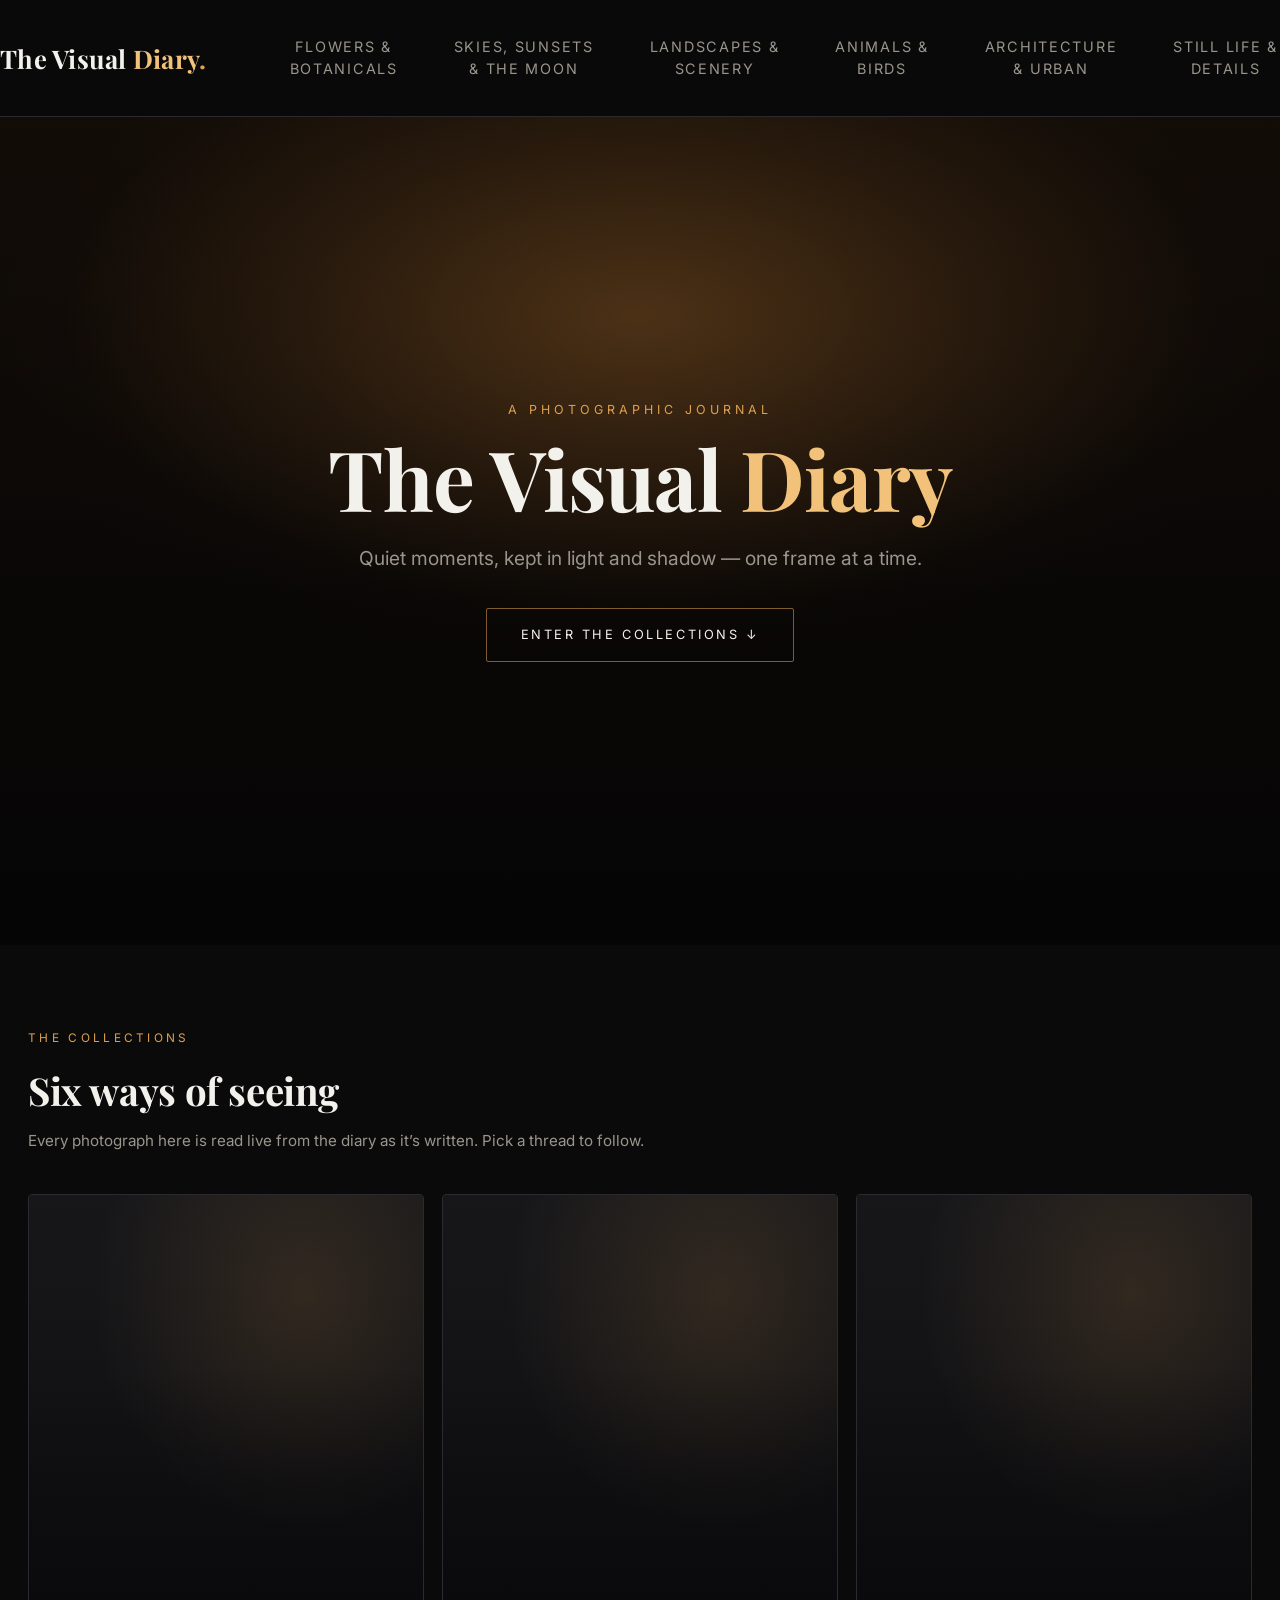
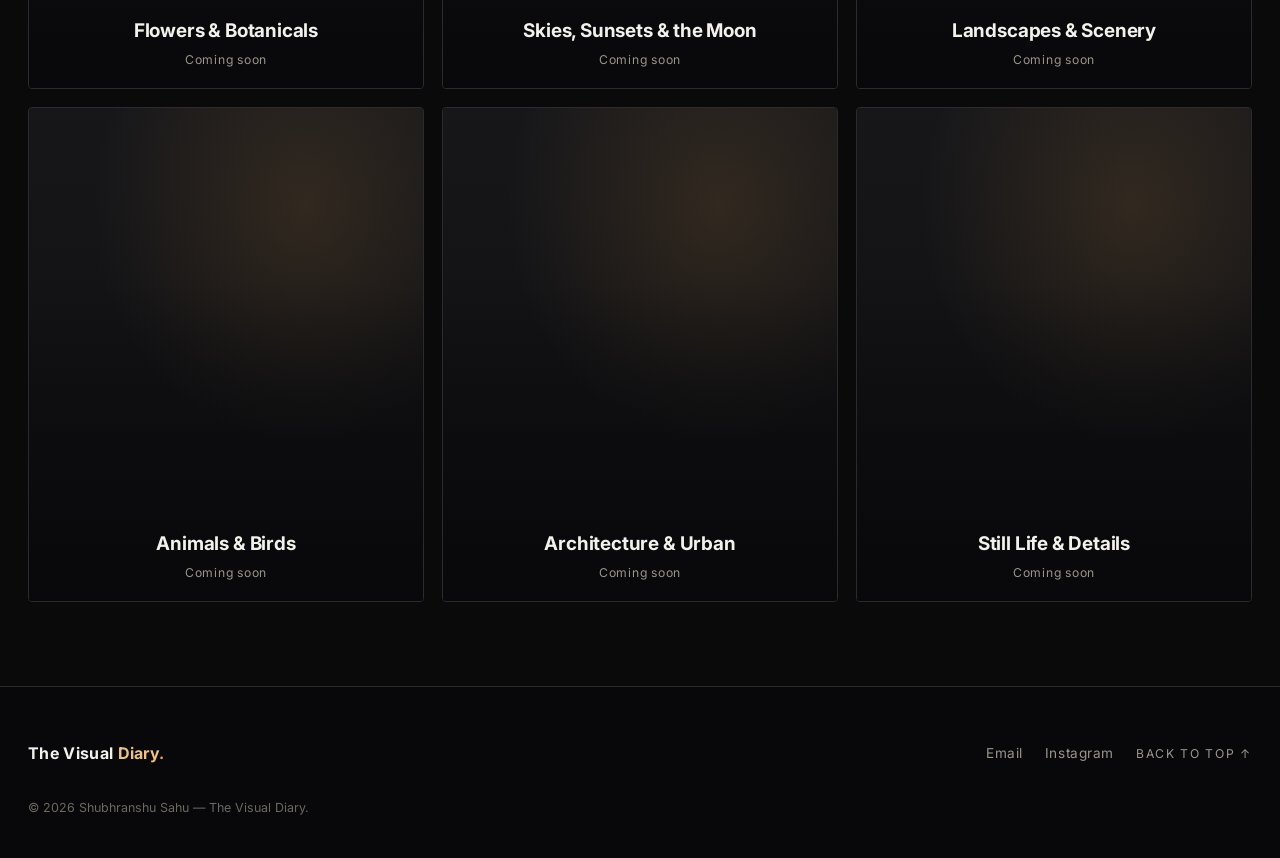
<file: index.html>
<!DOCTYPE html>
<html lang="en">
<head>
  <meta charset="UTF-8">
  <meta name="viewport" content="width=device-width, initial-scale=1">
  <title>The Visual Diary — A photographic journal</title>
  <meta name="description" content="The Visual Diary — a moody, cinematic photographic journal by Shubhranshu Sahu. Flowers, skies, landscapes, animals, architecture and quiet details.">
  <!-- Open Graph -->
  <meta property="og:title" content="The Visual Diary — A Photographic Journal">
  <meta property="og:description" content="A moody, cinematic photographic journal by Shubhranshu Sahu. Built with HTML, CSS, JavaScript and Google Sheets as a live CMS.">
  <meta property="og:image" content="https://shubhranshu248.github.io/og-cover.jpg">
  <meta property="og:url" content="https://shubhranshu248.github.io">
  <meta property="og:type" content="website">
  <meta name="twitter:card" content="summary_large_image">
  <link rel="preconnect" href="https://fonts.googleapis.com">
  <link rel="preconnect" href="https://fonts.gstatic.com" crossorigin>
  <link href="https://fonts.googleapis.com/css2?family=Cormorant+Garamond:ital,wght@0,500;0,600;1,500;1,600&family=Inter:wght@400;500;600;700;800&family=Playfair+Display:wght@500;600;700;800&display=swap" rel="stylesheet">
  <link rel="stylesheet" href="style.css">
</head>
<body data-page="home">

  <header class="site-header">
    <div class="wrap">
      <a class="brand" href="index.html">The Visual <span class="word-diary">Diary</span><span class="dot">.</span></a>
      <button class="nav-toggle" aria-label="Menu">&#9776;</button>
            <nav class="nav" id="primaryNav">
        <a href="flowers-botanicals.html">Flowers &amp;<br>Botanicals</a>
        <a href="skies-sunsets-the-moon.html">Skies, Sunsets<br>&amp; the Moon</a>
        <a href="landscapes-scenery.html">Landscapes &amp;<br>Scenery</a>
        <a href="animals-birds.html">Animals &amp;<br>Birds</a>
        <a href="architecture-urban.html">Architecture<br>&amp; Urban</a>
        <a href="still-life-details.html">Still Life &amp;<br>Details</a>
      </nav>
    </div>
  </header>

  <section class="hero">
    <div class="hero__fallback" id="heroFallback"></div>
    <div class="hero__img" id="heroImg"></div>
    <div class="hero__scrim"></div>
    <div class="hero__inner">
      <p class="hero__kicker">A photographic journal</p>
      <h1>The Visual <span class="word-diary">Diary</span></h1>
      <p class="tagline">Quiet moments, kept in light and shadow — one frame at a time.</p>
      <a class="hero__cta" href="#collections">Enter the collections &#8595;</a>
    </div>
    <div class="hero__credit" id="heroCredit"></div>
  </section>

  <main>
    <section class="section" id="collections">
      <div class="wrap">
        <div class="section-head">
          <div>
            <p class="eyebrow">The collections</p>
            <h2>Six ways of seeing</h2>
            <p class="sub">Every photograph here is read live from the diary as it’s written. Pick a thread to follow.</p>
          </div>
        </div>
        <div class="cat-grid" id="catGrid">
          <!-- category cards injected by script.js -->
        </div>
      </div>
    </section>
  </main>

  <footer class="site-footer">
    <div class="wrap">
      <div class="footer-brand">The Visual <span class="word-diary">Diary</span><span class="dot">.</span></div>
      <div class="footer-links">
        <a href="mailto:shubhranshu.248@gmail.com">Email</a>
        <a href="https://www.instagram.com/shubhranshu.248/" target="_blank" rel="noopener">Instagram</a>
        <a href="#" class="to-top">Back to top &#8593;</a>
      </div>
      <div class="footer-credit">© <span id="year">2026</span> Shubhranshu Sahu — The Visual Diary.</div>
    </div>
  </footer>

  <script>document.getElementById("year").textContent = new Date().getFullYear();</script>
  <script src="script.js"></script>
</body>
</html>
</file>
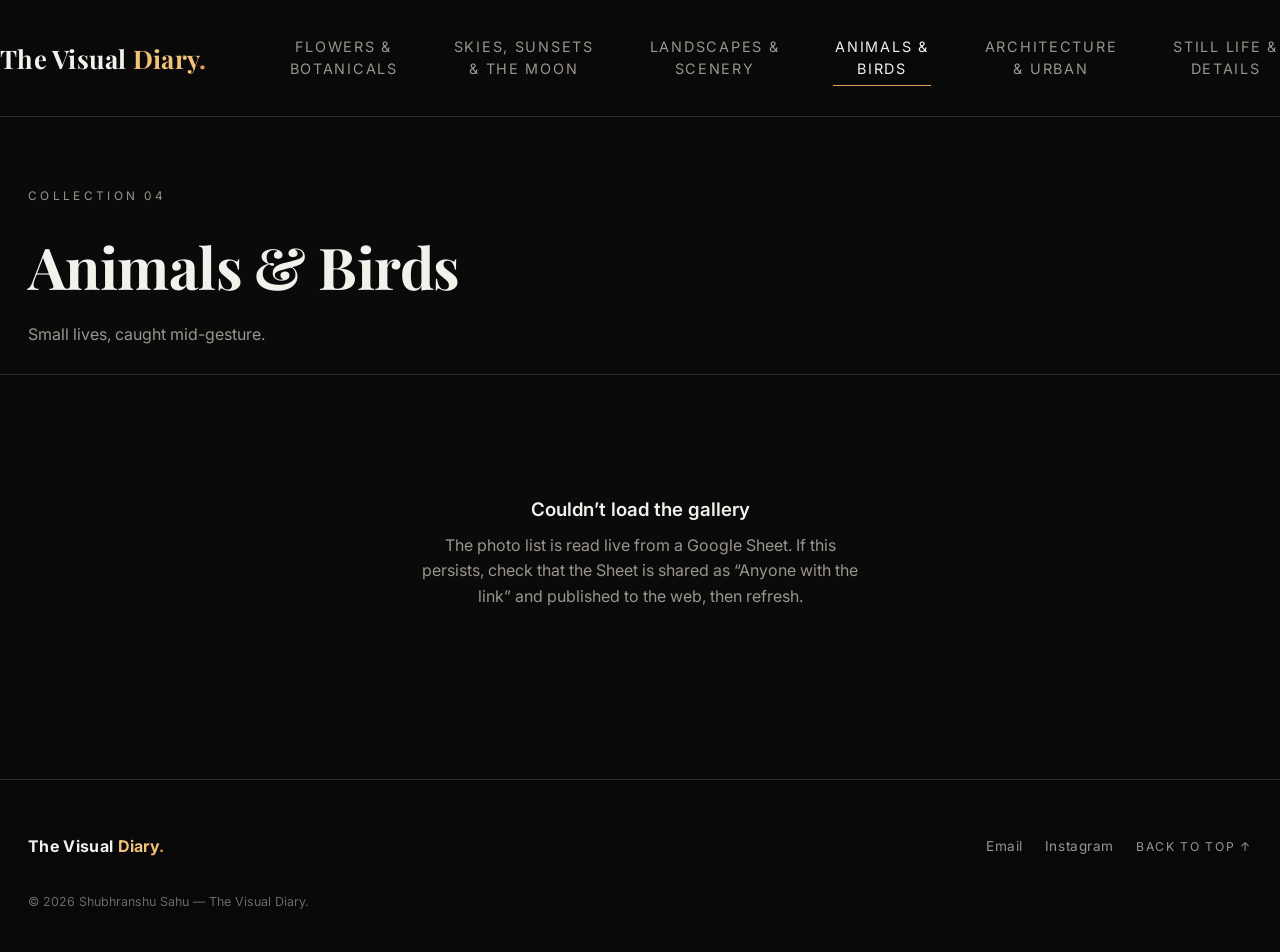
<file: animals-birds.html>
<!DOCTYPE html>
<html lang="en">
<head>
  <meta charset="UTF-8">
  <meta name="viewport" content="width=device-width, initial-scale=1">
  <title>Animals &amp; Birds — The Visual Diary</title>
  <meta name="description" content="Small lives, caught mid-gesture. — from The Visual Diary by Shubhranshu Sahu.">
  <!-- Open Graph -->
  <meta property="og:title" content="Animals & Birds — The Visual Diary">
  <meta property="og:description" content="Small lives, caught mid-gesture.">
  <meta property="og:image" content="https://shubhranshu248.github.io/og-cover.jpg">
  <meta property="og:url" content="https://shubhranshu248.github.io/animals-birds.html">
  <meta property="og:type" content="website">
  <meta name="twitter:card" content="summary_large_image">
  <link rel="preconnect" href="https://fonts.googleapis.com">
  <link rel="preconnect" href="https://fonts.gstatic.com" crossorigin>
  <link href="https://fonts.googleapis.com/css2?family=Cormorant+Garamond:ital,wght@0,500;0,600;1,500;1,600&family=Inter:wght@400;500;600;700;800&family=Playfair+Display:wght@500;600;700;800&display=swap" rel="stylesheet">
  <link rel="stylesheet" href="style.css">
</head>
<body data-page="category" data-category="Animals &amp; Birds" data-slug="animals-birds">

  <header class="site-header">
    <div class="wrap">
      <a class="brand" href="index.html">The Visual <span class="word-diary">Diary</span><span class="dot">.</span></a>
      <button class="nav-toggle" aria-label="Menu">&#9776;</button>
            <nav class="nav" id="primaryNav">
        <a href="flowers-botanicals.html">Flowers &amp;<br>Botanicals</a>
        <a href="skies-sunsets-the-moon.html">Skies, Sunsets<br>&amp; the Moon</a>
        <a href="landscapes-scenery.html">Landscapes &amp;<br>Scenery</a>
        <a href="animals-birds.html" class="active">Animals &amp;<br>Birds</a>
        <a href="architecture-urban.html">Architecture<br>&amp; Urban</a>
        <a href="still-life-details.html">Still Life &amp;<br>Details</a>
      </nav>
    </div>
  </header>

  <main>
    <section class="page-head">
      <div class="wrap">
        <p class="eyebrow">Collection 04</p>
        <h1>Animals &amp; Birds</h1>
        <p>Small lives, caught mid-gesture. <span class="count" id="catCount"></span></p>
      </div>
    </section>

    <section class="gallery">
      <div class="wrap">
        <div id="gallery">
          <div class="state"><div class="spinner"></div><p>Reading the diary…</p></div>
        </div>
      </div>
    </section>
  </main>

  <footer class="site-footer">
    <div class="wrap">
      <div class="footer-brand">The Visual <span class="word-diary">Diary</span><span class="dot">.</span></div>
      <div class="footer-links">
        <a href="mailto:shubhranshu.248@gmail.com">Email</a>
        <a href="https://www.instagram.com/shubhranshu.248/" target="_blank" rel="noopener">Instagram</a>
        <a href="#" class="to-top">Back to top &#8593;</a>
      </div>
      <div class="footer-credit">© <span id="year">2026</span> Shubhranshu Sahu — The Visual Diary.</div>
    </div>
  </footer>

  <script>document.getElementById("year").textContent = new Date().getFullYear();</script>
  <script src="script.js"></script>
</body>
</html>
</file>
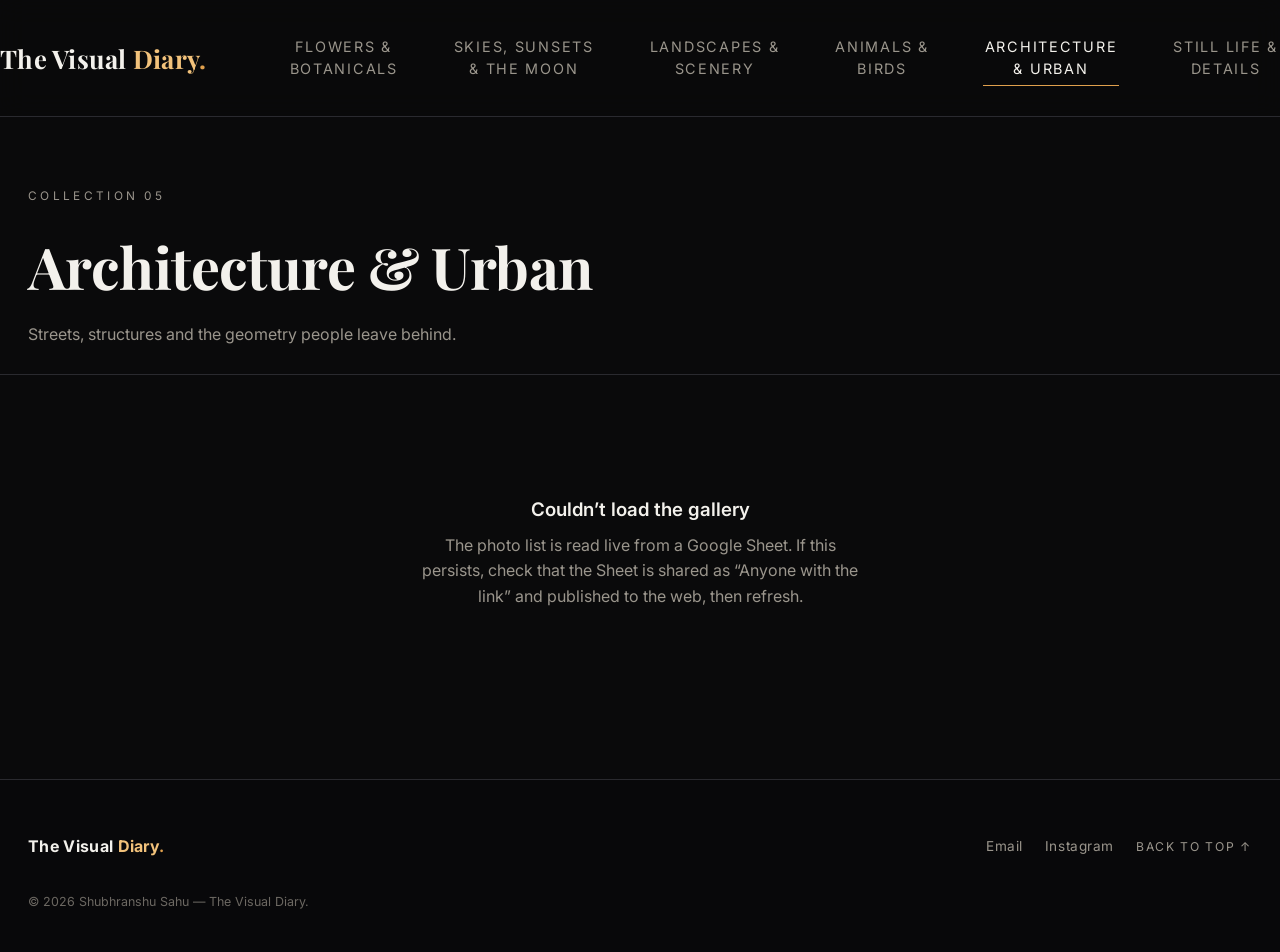
<file: architecture-urban.html>
<!DOCTYPE html>
<html lang="en">
<head>
  <meta charset="UTF-8">
  <meta name="viewport" content="width=device-width, initial-scale=1">
  <title>Architecture &amp; Urban — The Visual Diary</title>
  <meta name="description" content="Streets, structures and the geometry people leave behind. — from The Visual Diary by Shubhranshu Sahu.">
  <!-- Open Graph -->
  <meta property="og:title" content="Architecture & Urban — The Visual Diary">
  <meta property="og:description" content="Streets, structures and the geometry people leave behind.">
  <meta property="og:image" content="https://shubhranshu248.github.io/og-cover.jpg">
  <meta property="og:url" content="https://shubhranshu248.github.io/architecture-urban.html">
  <meta property="og:type" content="website">
  <meta name="twitter:card" content="summary_large_image">
  <link rel="preconnect" href="https://fonts.googleapis.com">
  <link rel="preconnect" href="https://fonts.gstatic.com" crossorigin>
  <link href="https://fonts.googleapis.com/css2?family=Cormorant+Garamond:ital,wght@0,500;0,600;1,500;1,600&family=Inter:wght@400;500;600;700;800&family=Playfair+Display:wght@500;600;700;800&display=swap" rel="stylesheet">
  <link rel="stylesheet" href="style.css">
</head>
<body data-page="category" data-category="Architecture &amp; Urban" data-slug="architecture-urban">

  <header class="site-header">
    <div class="wrap">
      <a class="brand" href="index.html">The Visual <span class="word-diary">Diary</span><span class="dot">.</span></a>
      <button class="nav-toggle" aria-label="Menu">&#9776;</button>
            <nav class="nav" id="primaryNav">
        <a href="flowers-botanicals.html">Flowers &amp;<br>Botanicals</a>
        <a href="skies-sunsets-the-moon.html">Skies, Sunsets<br>&amp; the Moon</a>
        <a href="landscapes-scenery.html">Landscapes &amp;<br>Scenery</a>
        <a href="animals-birds.html">Animals &amp;<br>Birds</a>
        <a href="architecture-urban.html" class="active">Architecture<br>&amp; Urban</a>
        <a href="still-life-details.html">Still Life &amp;<br>Details</a>
      </nav>
    </div>
  </header>

  <main>
    <section class="page-head">
      <div class="wrap">
        <p class="eyebrow">Collection 05</p>
        <h1>Architecture &amp; Urban</h1>
        <p>Streets, structures and the geometry people leave behind. <span class="count" id="catCount"></span></p>
      </div>
    </section>

    <section class="gallery">
      <div class="wrap">
        <div id="gallery">
          <div class="state"><div class="spinner"></div><p>Reading the diary…</p></div>
        </div>
      </div>
    </section>
  </main>

  <footer class="site-footer">
    <div class="wrap">
      <div class="footer-brand">The Visual <span class="word-diary">Diary</span><span class="dot">.</span></div>
      <div class="footer-links">
        <a href="mailto:shubhranshu.248@gmail.com">Email</a>
        <a href="https://www.instagram.com/shubhranshu.248/" target="_blank" rel="noopener">Instagram</a>
        <a href="#" class="to-top">Back to top &#8593;</a>
      </div>
      <div class="footer-credit">© <span id="year">2026</span> Shubhranshu Sahu — The Visual Diary.</div>
    </div>
  </footer>

  <script>document.getElementById("year").textContent = new Date().getFullYear();</script>
  <script src="script.js"></script>
</body>
</html>
</file>
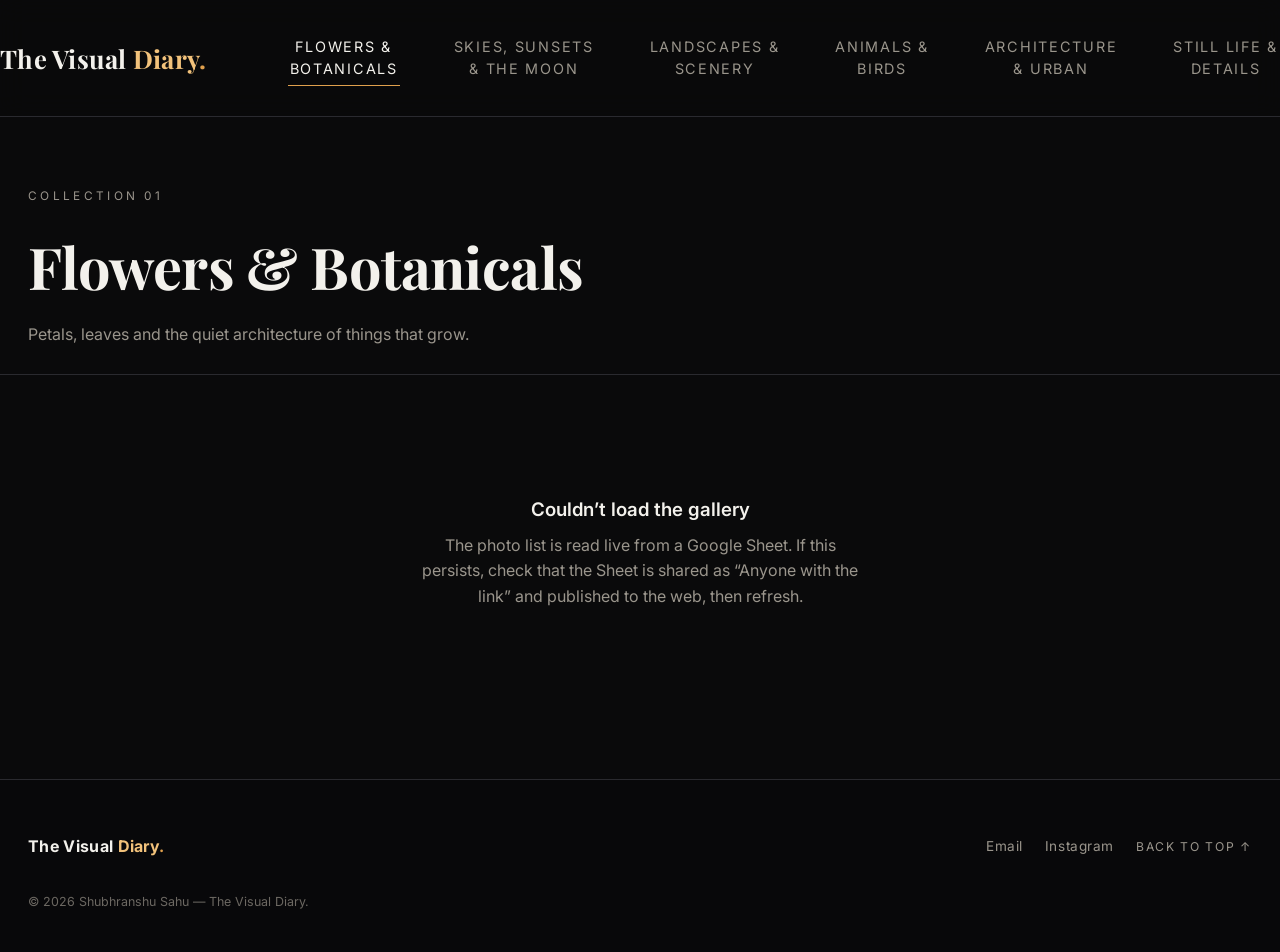
<file: flowers-botanicals.html>
<!DOCTYPE html>
<html lang="en">
<head>
  <meta charset="UTF-8">
  <meta name="viewport" content="width=device-width, initial-scale=1">
  <title>Flowers &amp; Botanicals — The Visual Diary</title>
  <meta name="description" content="Petals, leaves and the quiet architecture of things that grow. — from The Visual Diary by Shubhranshu Sahu.">
  <!-- Open Graph -->
  <meta property="og:title" content="Flowers & Botanicals — The Visual Diary">
  <meta property="og:description" content="Petals, leaves and the quiet architecture of things that grow.">
  <meta property="og:image" content="https://shubhranshu248.github.io/og-cover.jpg">
  <meta property="og:url" content="https://shubhranshu248.github.io/flowers-botanicals.html">
  <meta property="og:type" content="website">
  <meta name="twitter:card" content="summary_large_image">
  <link rel="preconnect" href="https://fonts.googleapis.com">
  <link rel="preconnect" href="https://fonts.gstatic.com" crossorigin>
  <link href="https://fonts.googleapis.com/css2?family=Cormorant+Garamond:ital,wght@0,500;0,600;1,500;1,600&family=Inter:wght@400;500;600;700;800&family=Playfair+Display:wght@500;600;700;800&display=swap" rel="stylesheet">
  <link rel="stylesheet" href="style.css">
</head>
<body data-page="category" data-category="Flowers &amp; Botanicals" data-slug="flowers-botanicals">

  <header class="site-header">
    <div class="wrap">
      <a class="brand" href="index.html">The Visual <span class="word-diary">Diary</span><span class="dot">.</span></a>
      <button class="nav-toggle" aria-label="Menu">&#9776;</button>
            <nav class="nav" id="primaryNav">
        <a href="flowers-botanicals.html" class="active">Flowers &amp;<br>Botanicals</a>
        <a href="skies-sunsets-the-moon.html">Skies, Sunsets<br>&amp; the Moon</a>
        <a href="landscapes-scenery.html">Landscapes &amp;<br>Scenery</a>
        <a href="animals-birds.html">Animals &amp;<br>Birds</a>
        <a href="architecture-urban.html">Architecture<br>&amp; Urban</a>
        <a href="still-life-details.html">Still Life &amp;<br>Details</a>
      </nav>
    </div>
  </header>

  <main>
    <section class="page-head">
      <div class="wrap">
        <p class="eyebrow">Collection 01</p>
        <h1>Flowers &amp; Botanicals</h1>
        <p>Petals, leaves and the quiet architecture of things that grow. <span class="count" id="catCount"></span></p>
      </div>
    </section>

    <section class="gallery">
      <div class="wrap">
        <div id="gallery">
          <div class="state"><div class="spinner"></div><p>Reading the diary…</p></div>
        </div>
      </div>
    </section>
  </main>

  <footer class="site-footer">
    <div class="wrap">
      <div class="footer-brand">The Visual <span class="word-diary">Diary</span><span class="dot">.</span></div>
      <div class="footer-links">
        <a href="mailto:shubhranshu.248@gmail.com">Email</a>
        <a href="https://www.instagram.com/shubhranshu.248/" target="_blank" rel="noopener">Instagram</a>
        <a href="#" class="to-top">Back to top &#8593;</a>
      </div>
      <div class="footer-credit">© <span id="year">2026</span> Shubhranshu Sahu — The Visual Diary.</div>
    </div>
  </footer>

  <script>document.getElementById("year").textContent = new Date().getFullYear();</script>
  <script src="script.js"></script>
</body>
</html>
</file>
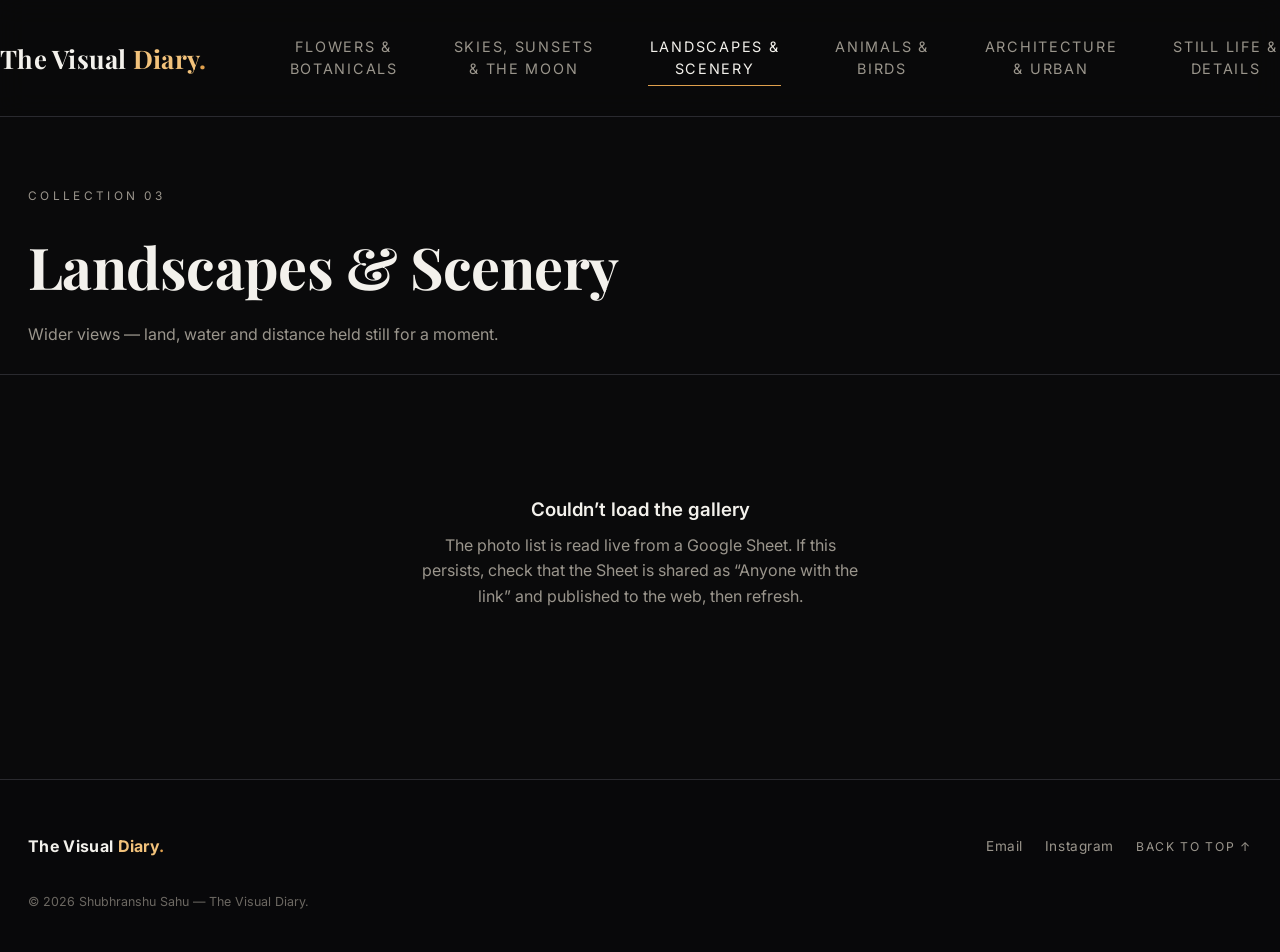
<file: landscapes-scenery.html>
<!DOCTYPE html>
<html lang="en">
<head>
  <meta charset="UTF-8">
  <meta name="viewport" content="width=device-width, initial-scale=1">
  <title>Landscapes &amp; Scenery — The Visual Diary</title>
  <meta name="description" content="Wider views — land, water and distance held still for a moment. — from The Visual Diary by Shubhranshu Sahu.">
 <!-- Open Graph -->
  <meta property="og:title" content="Landscapes & Scenery — The Visual Diary">
  <meta property="og:description" content="Wider views — land, water and distance held still for a moment.">
  <meta property="og:image" content="https://shubhranshu248.github.io/og-cover.jpg">
  <meta property="og:url" content="https://shubhranshu248.github.io/landscapes-scenery.html">
  <meta property="og:type" content="website">
  <meta name="twitter:card" content="summary_large_image">
  <link rel="preconnect" href="https://fonts.googleapis.com">
  <link rel="preconnect" href="https://fonts.gstatic.com" crossorigin>
  <link href="https://fonts.googleapis.com/css2?family=Cormorant+Garamond:ital,wght@0,500;0,600;1,500;1,600&family=Inter:wght@400;500;600;700;800&family=Playfair+Display:wght@500;600;700;800&display=swap" rel="stylesheet">
  <link rel="stylesheet" href="style.css">
</head>
<body data-page="category" data-category="Landscapes &amp; Scenery" data-slug="landscapes-scenery">

  <header class="site-header">
    <div class="wrap">
      <a class="brand" href="index.html">The Visual <span class="word-diary">Diary</span><span class="dot">.</span></a>
      <button class="nav-toggle" aria-label="Menu">&#9776;</button>
            <nav class="nav" id="primaryNav">
        <a href="flowers-botanicals.html">Flowers &amp;<br>Botanicals</a>
        <a href="skies-sunsets-the-moon.html">Skies, Sunsets<br>&amp; the Moon</a>
        <a href="landscapes-scenery.html" class="active">Landscapes &amp;<br>Scenery</a>
        <a href="animals-birds.html">Animals &amp;<br>Birds</a>
        <a href="architecture-urban.html">Architecture<br>&amp; Urban</a>
        <a href="still-life-details.html">Still Life &amp;<br>Details</a>
      </nav>
    </div>
  </header>

  <main>
    <section class="page-head">
      <div class="wrap">
        <p class="eyebrow">Collection 03</p>
        <h1>Landscapes &amp; Scenery</h1>
        <p>Wider views — land, water and distance held still for a moment. <span class="count" id="catCount"></span></p>
      </div>
    </section>

    <section class="gallery">
      <div class="wrap">
        <div id="gallery">
          <div class="state"><div class="spinner"></div><p>Reading the diary…</p></div>
        </div>
      </div>
    </section>
  </main>

  <footer class="site-footer">
    <div class="wrap">
      <div class="footer-brand">The Visual <span class="word-diary">Diary</span><span class="dot">.</span></div>
      <div class="footer-links">
        <a href="mailto:shubhranshu.248@gmail.com">Email</a>
        <a href="https://www.instagram.com/shubhranshu.248/" target="_blank" rel="noopener">Instagram</a>
        <a href="#" class="to-top">Back to top &#8593;</a>
      </div>
      <div class="footer-credit">© <span id="year">2026</span> Shubhranshu Sahu — The Visual Diary.</div>
    </div>
  </footer>

  <script>document.getElementById("year").textContent = new Date().getFullYear();</script>
  <script src="script.js"></script>
</body>
</html>
</file>
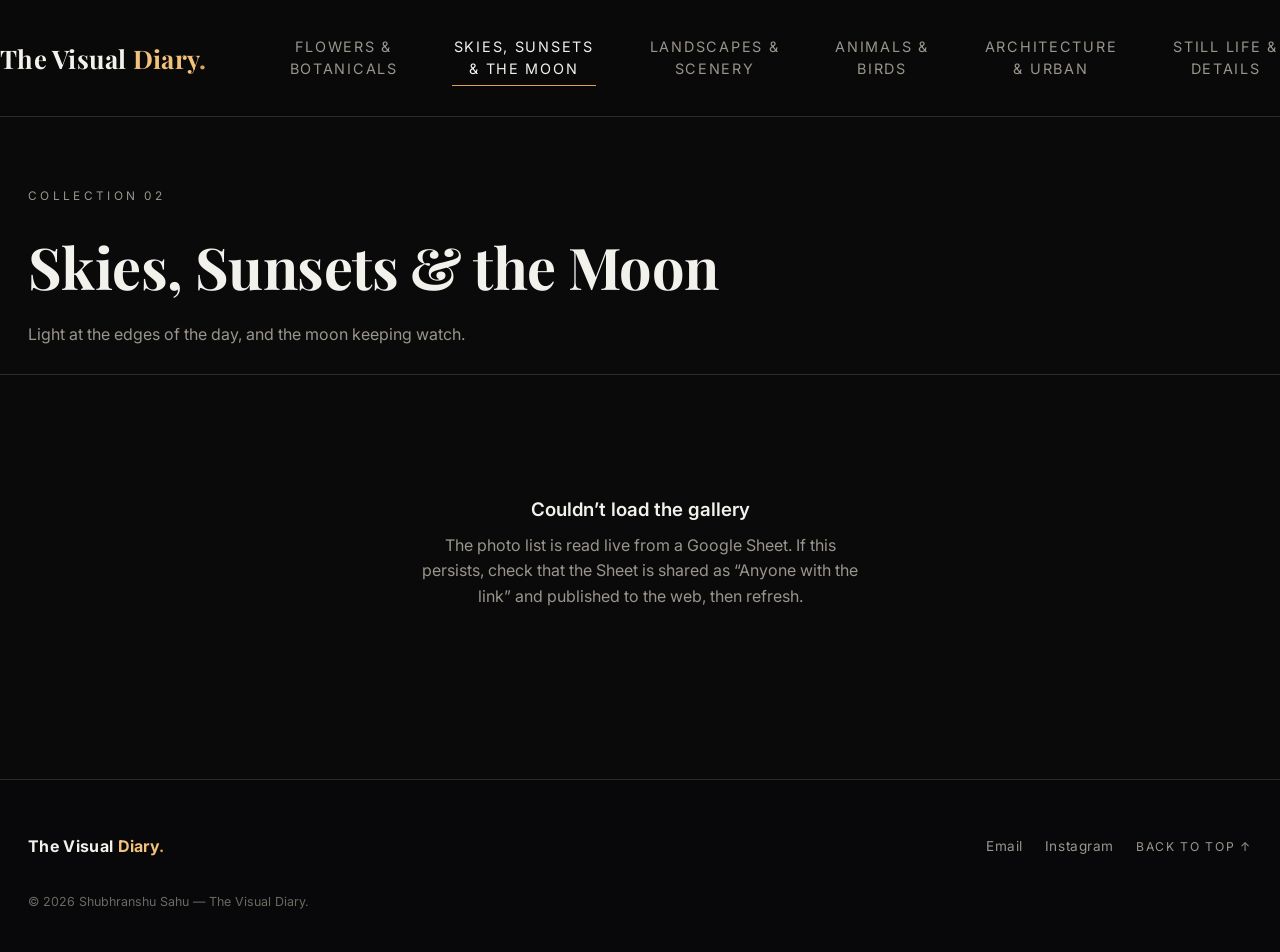
<file: skies-sunsets-the-moon.html>
<!DOCTYPE html>
<html lang="en">
<head>
  <meta charset="UTF-8">
  <meta name="viewport" content="width=device-width, initial-scale=1">
  <title>Skies, Sunsets &amp; the Moon — The Visual Diary</title>
  <meta name="description" content="Light at the edges of the day, and the moon keeping watch. — from The Visual Diary by Shubhranshu Sahu.">
  <!-- Open Graph -->
  <meta property="og:title" content="Skies, Sunsets & the Moon — The Visual Diary">
  <meta property="og:description" content="Light at the edges of the day, and the moon keeping watch.">
  <meta property="og:image" content="https://shubhranshu248.github.io/og-cover.jpg">
  <meta property="og:url" content="https://shubhranshu248.github.io/skies-sunsets-the-moon.html">
  <meta property="og:type" content="website">
  <meta name="twitter:card" content="summary_large_image">
  <link rel="preconnect" href="https://fonts.googleapis.com">
  <link rel="preconnect" href="https://fonts.gstatic.com" crossorigin>
  <link href="https://fonts.googleapis.com/css2?family=Cormorant+Garamond:ital,wght@0,500;0,600;1,500;1,600&family=Inter:wght@400;500;600;700;800&family=Playfair+Display:wght@500;600;700;800&display=swap" rel="stylesheet">
  <link rel="stylesheet" href="style.css">
</head>
<body data-page="category" data-category="Skies, Sunsets &amp; the Moon" data-slug="skies-sunsets-the-moon">

  <header class="site-header">
    <div class="wrap">
      <a class="brand" href="index.html">The Visual <span class="word-diary">Diary</span><span class="dot">.</span></a>
      <button class="nav-toggle" aria-label="Menu">&#9776;</button>
            <nav class="nav" id="primaryNav">
        <a href="flowers-botanicals.html">Flowers &amp;<br>Botanicals</a>
        <a href="skies-sunsets-the-moon.html" class="active">Skies, Sunsets<br>&amp; the Moon</a>
        <a href="landscapes-scenery.html">Landscapes &amp;<br>Scenery</a>
        <a href="animals-birds.html">Animals &amp;<br>Birds</a>
        <a href="architecture-urban.html">Architecture<br>&amp; Urban</a>
        <a href="still-life-details.html">Still Life &amp;<br>Details</a>
      </nav>
    </div>
  </header>

  <main>
    <section class="page-head">
      <div class="wrap">
        <p class="eyebrow">Collection 02</p>
        <h1>Skies, Sunsets &amp; the Moon</h1>
        <p>Light at the edges of the day, and the moon keeping watch. <span class="count" id="catCount"></span></p>
      </div>
    </section>

    <section class="gallery">
      <div class="wrap">
        <div id="gallery">
          <div class="state"><div class="spinner"></div><p>Reading the diary…</p></div>
        </div>
      </div>
    </section>
  </main>

  <footer class="site-footer">
    <div class="wrap">
      <div class="footer-brand">The Visual <span class="word-diary">Diary</span><span class="dot">.</span></div>
      <div class="footer-links">
        <a href="mailto:shubhranshu.248@gmail.com">Email</a>
        <a href="https://www.instagram.com/shubhranshu.248/" target="_blank" rel="noopener">Instagram</a>
        <a href="#" class="to-top">Back to top &#8593;</a>
      </div>
      <div class="footer-credit">© <span id="year">2026</span> Shubhranshu Sahu — The Visual Diary.</div>
    </div>
  </footer>

  <script>document.getElementById("year").textContent = new Date().getFullYear();</script>
  <script src="script.js"></script>
</body>
</html>
</file>
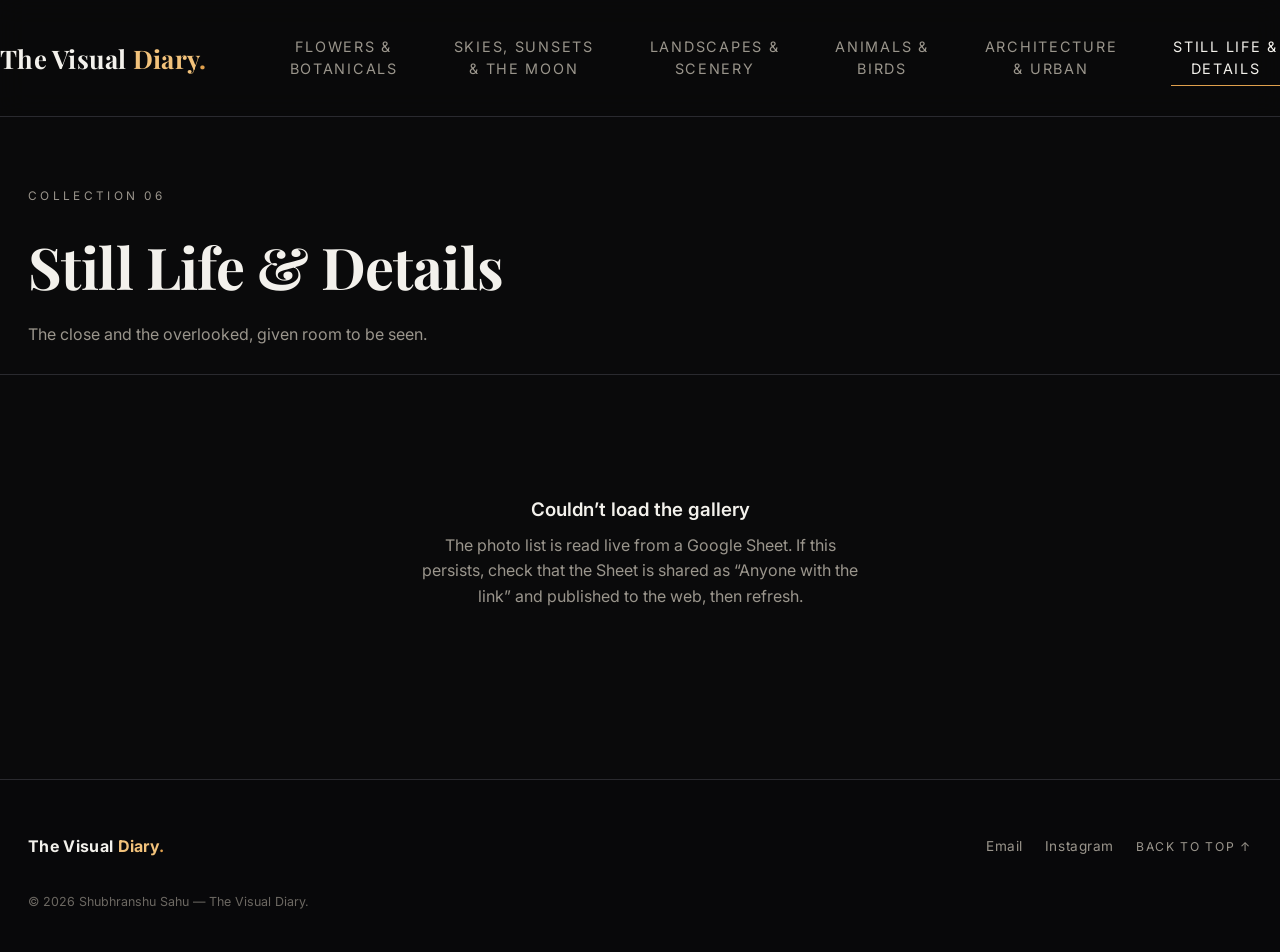
<file: still-life-details.html>
<!DOCTYPE html>
<html lang="en">
<head>
  <meta charset="UTF-8">
  <meta name="viewport" content="width=device-width, initial-scale=1">
  <title>Still Life &amp; Details — The Visual Diary</title>
  <meta name="description" content="The close and the overlooked, given room to be seen. — from The Visual Diary by Shubhranshu Sahu.">
  <!-- Open Graph -->
  <meta property="og:title" content="Still Life & Details — The Visual Diary">
  <meta property="og:description" content="The close and the overlooked, given room to be seen.">
  <meta property="og:image" content="https://shubhranshu248.github.io/og-cover.jpg">
  <meta property="og:url" content="https://shubhranshu248.github.io/still-life-details.html">
  <meta property="og:type" content="website">
  <meta name="twitter:card" content="summary_large_image">
  <link rel="preconnect" href="https://fonts.googleapis.com">
  <link rel="preconnect" href="https://fonts.gstatic.com" crossorigin>
  <link href="https://fonts.googleapis.com/css2?family=Cormorant+Garamond:ital,wght@0,500;0,600;1,500;1,600&family=Inter:wght@400;500;600;700;800&family=Playfair+Display:wght@500;600;700;800&display=swap" rel="stylesheet">
  <link rel="stylesheet" href="style.css">
</head>
<body data-page="category" data-category="Still Life &amp; Details" data-slug="still-life-details">

  <header class="site-header">
    <div class="wrap">
      <a class="brand" href="index.html">The Visual <span class="word-diary">Diary</span><span class="dot">.</span></a>
      <button class="nav-toggle" aria-label="Menu">&#9776;</button>
            <nav class="nav" id="primaryNav">
        <a href="flowers-botanicals.html">Flowers &amp;<br>Botanicals</a>
        <a href="skies-sunsets-the-moon.html">Skies, Sunsets<br>&amp; the Moon</a>
        <a href="landscapes-scenery.html">Landscapes &amp;<br>Scenery</a>
        <a href="animals-birds.html">Animals &amp;<br>Birds</a>
        <a href="architecture-urban.html">Architecture<br>&amp; Urban</a>
        <a href="still-life-details.html" class="active">Still Life &amp;<br>Details</a>
      </nav>
    </div>
  </header>

  <main>
    <section class="page-head">
      <div class="wrap">
        <p class="eyebrow">Collection 06</p>
        <h1>Still Life &amp; Details</h1>
        <p>The close and the overlooked, given room to be seen. <span class="count" id="catCount"></span></p>
      </div>
    </section>

    <section class="gallery">
      <div class="wrap">
        <div id="gallery">
          <div class="state"><div class="spinner"></div><p>Reading the diary…</p></div>
        </div>
      </div>
    </section>
  </main>

  <footer class="site-footer">
    <div class="wrap">
      <div class="footer-brand">The Visual <span class="word-diary">Diary</span><span class="dot">.</span></div>
      <div class="footer-links">
        <a href="mailto:shubhranshu.248@gmail.com">Email</a>
        <a href="https://www.instagram.com/shubhranshu.248/" target="_blank" rel="noopener">Instagram</a>
        <a href="#" class="to-top">Back to top &#8593;</a>
      </div>
      <div class="footer-credit">© <span id="year">2026</span> Shubhranshu Sahu — The Visual Diary.</div>
    </div>
  </footer>

  <script>document.getElementById("year").textContent = new Date().getFullYear();</script>
  <script src="script.js"></script>
</body>
</html>
</file>
<file: style.css>
/* ============================================================
   THE VISUAL DIARY — moody & cinematic, dark + warm accent
   Modern sans throughout. Pure static; gallery fills from the
   live Google Sheet at runtime (see script.js).
   ============================================================ */

:root {
  --bg:        #0a0a0b;   /* near-black page */
  --bg-soft:   #141416;   /* cards / raised surfaces */
  --bg-soft-2: #1c1c20;   /* hover surfaces */
  --line:      #2a2a2f;   /* hairline borders */
  --text:      #f3f1ec;   /* warm off-white */
  --muted:     #9a958c;   /* secondary text */
  --muted-2:   #6c6862;   /* faint text */
  --accent:    #e0a04d;   /* warm amber/gold */
  --accent-2:  #f2c27b;   /* lighter amber for hovers */
  --maxw:      1280px;
  --gap:       18px;
  --radius:    4px;
  --ease:      cubic-bezier(.22,.61,.36,1);
  --font-cap:  "Cormorant Garamond", "Iowan Old Style", Georgia, serif;
  --font-display: "Playfair Display", "Cormorant Garamond", Georgia, serif;
}

* { box-sizing: border-box; }

html { scroll-behavior: smooth; }

body {
  margin: 0;
  background: var(--bg);
  color: var(--text);
  font-family: "Inter", system-ui, -apple-system, "Segoe UI", Roboto, sans-serif;
  font-size: 16px;
  line-height: 1.6;
  -webkit-font-smoothing: antialiased;
  text-rendering: optimizeLegibility;
}

a { color: inherit; text-decoration: none; }

img { display: block; max-width: 100%; }

.wrap {
  width: 100%;
  max-width: var(--maxw);
  margin: 0 auto;
  padding: 0 28px;
}

/* ---------- Header / nav ---------- */
.site-header {
  position: sticky;
  top: 0;
  z-index: 50;
  background: rgba(10,10,11,.72);
  backdrop-filter: blur(14px);
  -webkit-backdrop-filter: blur(14px);
  border-bottom: 1px solid var(--line);
}
.site-header .wrap {
  display: flex;
  align-items: center;
  justify-content: space-between;
  gap: 30px;
  min-height: 116px;
  padding: 14px 0;
}
.brand {
  font-family: var(--font-display);
  font-weight: 700;
  letter-spacing: .01em;
  font-size: 1.6rem;
  white-space: nowrap;
  flex-shrink: 0;
}
.brand .dot { color: var(--accent); }
/* gilded "Diary" everywhere */
.word-diary { color: var(--accent-2); }

.nav-toggle {
  display: none;
  background: none;
  border: 0;
  color: var(--text);
  font-size: 1.7rem;
  cursor: pointer;
  line-height: 1;
}

.nav {
  display: flex;
  flex: 1;
  justify-content: space-between;
  align-items: center;
  gap: 18px;
  margin-left: 4%;
}
.nav a {
  font-size: .9rem;
  letter-spacing: .12em;
  text-transform: uppercase;
  text-align: center;
  line-height: 1.55;
  color: var(--muted);
  padding: 6px 2px;
  position: relative;
  transition: color .25s var(--ease);
}
.nav a::after {
  content: "";
  position: absolute;
  left: 0; right: 0; bottom: 0;
  height: 1px;
  background: var(--accent);
  transform: scaleX(0);
  transform-origin: center;        /* underline grows from the middle */
  transition: transform .3s var(--ease);
}
.nav a:hover,
.nav a.active { color: var(--text); }
.nav a:hover::after,
.nav a.active::after { transform: scaleX(1); }

/* ---------- Hero (homepage) ---------- */
.hero {
  position: relative;
  height: 92vh;
  min-height: 560px;
  display: flex;
  align-items: center;
  justify-content: center;
  text-align: center;
  overflow: hidden;
  background: #000;
}
.hero__img {
  position: absolute;
  inset: 0;
  background-size: cover;
  background-position: center;
  transform: scale(1.05);
  opacity: 0;
  transition: opacity 1.4s var(--ease), transform 9s ease-out;
}
.hero__img.is-on {
  opacity: 1;
  transform: scale(1);
}
/* warm cinematic glow shown behind the title (and when no photo yet) */
.hero__fallback {
  position: absolute;
  inset: 0;
  background:
    radial-gradient(75% 60% at 50% 24%, rgba(150,96,40,.55) 0%, rgba(78,48,22,.3) 36%, transparent 70%),
    linear-gradient(180deg, #1b130b 0%, #0c0907 58%, #070605 100%);
}
/* heavy warm darkening over the single featured photo */
.hero__scrim {
  position: absolute;
  inset: 0;
  background:
    radial-gradient(75% 60% at 50% 24%, rgba(150,96,40,.35) 0%, transparent 60%),
    linear-gradient(180deg, rgba(18,11,6,.62) 0%, rgba(10,7,5,.5) 45%, rgba(6,5,5,.94) 100%),
    rgba(8,7,6,.34);
}
.hero__inner {
  position: relative;
  z-index: 2;
  width: 100%;
  max-width: 820px;
  margin: 0 auto;
  padding: 0 24px;
  display: flex;
  flex-direction: column;
  align-items: center;
  text-align: center;
}
.hero__kicker {
  font-size: .78rem;
  letter-spacing: .32em;
  text-transform: uppercase;
  color: var(--accent);
  margin: 0 0 14px;
}
.hero h1 {
  font-family: var(--font-display);
  font-size: clamp(2.8rem, 7vw, 5.2rem);
  line-height: 1.05;
  font-weight: 700;
  letter-spacing: -.01em;
  margin: 0 0 22px;
}
.hero p.tagline {
  font-size: clamp(1.02rem, 1.5vw, 1.2rem);
  color: var(--muted);
  margin: 0 auto 34px;
  max-width: 52ch;
  line-height: 1.6;
}
.hero__cta {
  display: inline-flex;
  align-items: center;
  gap: 10px;
  font-size: .8rem;
  letter-spacing: .2em;
  text-transform: uppercase;
  color: var(--text);
  border: 1px solid rgba(224,160,77,.55);
  padding: 16px 34px;
  border-radius: 2px;
  transition: border-color .3s var(--ease), background .3s var(--ease), color .3s var(--ease);
}
.hero__cta:hover {
  border-color: var(--accent);
  background: var(--accent);
  color: #1a1407;
}
.hero__credit {
  position: absolute;
  right: 28px;
  bottom: 22px;
  z-index: 2;
  font-size: .7rem;
  letter-spacing: .08em;
  color: var(--muted-2);
}

/* ---------- Section headings ---------- */
.section { padding: 84px 0; }
.section-head {
  display: flex;
  align-items: flex-end;
  justify-content: space-between;
  gap: 20px;
  margin-bottom: 40px;
}
.section-head h2 {
  font-family: var(--font-display);
  font-size: clamp(1.8rem, 3vw, 2.6rem);
  font-weight: 700;
  letter-spacing: -.01em;
  margin: 0;
}
.section-head .sub {
  color: var(--muted);
  font-size: .95rem;
  margin: 8px 0 0;
}
.eyebrow {
  font-size: .74rem;
  letter-spacing: .28em;
  text-transform: uppercase;
  color: var(--accent);
  margin: 0 0 12px;
}

/* ---------- Category preview grid (homepage) ---------- */
.cat-grid {
  display: grid;
  grid-template-columns: repeat(3, 1fr);
  gap: var(--gap);
}
.cat-card {
  position: relative;
  display: block;
  aspect-ratio: 4 / 5;
  overflow: hidden;
  border-radius: var(--radius);
  background: var(--bg-soft);
  border: 1px solid var(--line);
}
.cat-card__img {
  position: absolute;
  inset: 0;
  background-size: cover;
  background-position: center;
  transition: transform 1s var(--ease), opacity .6s var(--ease);
  opacity: .82;
}
.cat-card:hover .cat-card__img { transform: scale(1.06); opacity: 1; }
.cat-card__placeholder {
  position: absolute;
  inset: 0;
  background:
    radial-gradient(90% 80% at 70% 20%, rgba(224,160,77,.14), transparent 60%),
    linear-gradient(180deg, #17171a, #0d0d0f);
}
.cat-card__scrim {
  position: absolute;
  inset: 0;
  background: linear-gradient(180deg, rgba(8,8,10,0) 35%, rgba(8,8,10,.9) 100%);
}
.cat-card__label {
  position: absolute;
  left: 18px;
  right: 18px;
  bottom: 16px;
  z-index: 2;
  text-align: center;
}
.cat-card__label h3 {
  margin: 0;
  font-size: 1.18rem;
  font-weight: 700;
  letter-spacing: -.01em;
}
.cat-card__label span {
  display: inline-block;
  margin-top: 4px;
  font-size: .76rem;
  letter-spacing: .06em;
  color: var(--muted);
}
.cat-card__arrow {
  position: absolute;
  top: 16px;
  right: 16px;
  z-index: 2;
  width: 34px; height: 34px;
  display: grid;
  place-items: center;
  border-radius: 50%;
  background: rgba(0,0,0,.35);
  border: 1px solid rgba(255,255,255,.14);
  color: var(--text);
  opacity: 0;
  transform: translateY(-4px);
  transition: opacity .3s var(--ease), transform .3s var(--ease), background .3s var(--ease);
}
.cat-card:hover .cat-card__arrow {
  opacity: 1;
  transform: translateY(0);
  background: var(--accent);
  color: #1a1407;
}

/* ---------- Category page header ---------- */
.page-head {
  padding: 70px 0 26px;
  border-bottom: 1px solid var(--line);
}
.page-head .eyebrow { margin-bottom: 14px; }
.page-head h1 {
  font-family: var(--font-display);
  font-size: clamp(2.2rem, 5vw, 3.6rem);
  font-weight: 700;
  letter-spacing: -.01em;
  margin: 0 0 10px;
}
.page-head p {
  color: var(--muted);
  margin: 0;
  max-width: 60ch;
}
.page-head .count {
  color: var(--accent);
  font-variant-numeric: tabular-nums;
}

/* ---------- Masonry gallery ---------- */
.gallery {
  padding: 40px 0 90px;
}
.masonry {
  column-count: 3;
  column-gap: var(--gap);
}
.masonry .tile {
  break-inside: avoid;
  margin: 0 0 var(--gap);
  position: relative;
  border-radius: var(--radius);
  overflow: hidden;
  background: var(--bg-soft);
  cursor: zoom-in;
  opacity: 0;
  transform: translateY(14px);
  transition: opacity .7s var(--ease), transform .7s var(--ease);
}
.masonry .tile.in { opacity: 1; transform: none; }
.masonry .tile img {
  width: 100%;
  height: auto;
  display: block;
  transition: transform 1.1s var(--ease), filter .5s var(--ease);
  filter: saturate(.96) brightness(.97);
}
.masonry .tile:hover img { transform: scale(1.045); filter: saturate(1.05) brightness(1.02); }
.masonry .tile:active img { transform: scale(.975); transition: transform .12s var(--ease); }
.tile__cap {
  position: absolute;
  left: 0; right: 0; bottom: 0;
  padding: 40px 16px 16px;
  font-family: var(--font-cap);
  font-size: 1.18rem;
  line-height: 1.35;
  font-weight: 600;
  letter-spacing: .01em;
  text-align: center;
  color: var(--accent-2);
  text-shadow: 0 1px 12px rgba(0,0,0,.7);
  background: linear-gradient(180deg, rgba(8,8,10,0), rgba(8,8,10,.92));
  opacity: 0;
  transform: translateY(8px);
  transition: opacity .35s var(--ease), transform .35s var(--ease);
}
.masonry .tile:hover .tile__cap { opacity: 1; transform: none; }

/* ---------- Empty / loading states ---------- */
.state {
  text-align: center;
  padding: 80px 20px;
  color: var(--muted);
}
.state .spinner {
  width: 30px; height: 30px;
  margin: 0 auto 20px;
  border: 2px solid var(--line);
  border-top-color: var(--accent);
  border-radius: 50%;
  animation: spin .9s linear infinite;
}
@keyframes spin { to { transform: rotate(360deg); } }
.state h3 { color: var(--text); font-weight: 600; margin: 0 0 8px; }
.state p { margin: 0 auto; max-width: 44ch; }

/* ---------- Lightbox ---------- */
.lightbox {
  position: fixed;
  inset: 0;
  z-index: 100;
  display: none;
  align-items: center;
  justify-content: center;
  background: rgba(5,5,7,.94);
  backdrop-filter: blur(6px);
  -webkit-backdrop-filter: blur(6px);
  padding: 4vh 4vw;
  opacity: 0;
  transition: opacity .28s var(--ease);
}
.lightbox.open { display: flex; }
.lightbox.show { opacity: 1; }
.lightbox__stage {
  position: relative;
  max-width: 100%;
  max-height: 100%;
  display: flex;
  flex-direction: column;
  align-items: center;
  gap: 18px;
  transform: scale(.92);
  transition: transform .3s var(--ease);
}
.lightbox.show .lightbox__stage { transform: none; }
.lightbox__img {
  max-width: 90vw;
  max-height: 80vh;
  width: auto;
  height: auto;
  object-fit: contain;          /* whole photo, never cropped */
  border-radius: 3px;
  box-shadow: 0 30px 80px rgba(0,0,0,.6);
  opacity: 0;
  cursor: zoom-in;
  transform-origin: center center;
  will-change: transform;
  user-select: none;
  -webkit-user-drag: none;
  transition: opacity .35s var(--ease);
}
.lightbox__img.ready { opacity: 1; }
.lightbox__img.is-zoomed { cursor: grab; }
.lightbox__img.is-grabbing { cursor: grabbing; }
.lightbox__cap {
  max-width: 64ch;
  text-align: center;
  font-family: var(--font-cap);
  color: var(--accent-2);
  font-size: clamp(1.25rem, 2vw, 1.6rem);
  font-weight: 600;
  line-height: 1.4;
}
.lightbox__cap .meta {
  display: block;
  margin-top: 8px;
  font-family: "Inter", system-ui, sans-serif;
  font-size: .72rem;
  font-weight: 500;
  letter-spacing: .16em;
  text-transform: uppercase;
  color: var(--muted-2);
}
/* zoom indicator + hint */
.lb-zoom {
  position: fixed;
  top: 26px;
  left: 50%;
  transform: translateX(-50%);
  font-size: .76rem;
  letter-spacing: .12em;
  color: var(--accent);
  font-variant-numeric: tabular-nums;
  background: rgba(20,20,22,.6);
  border: 1px solid var(--line);
  padding: 5px 12px;
  border-radius: 999px;
  opacity: 0;
  transition: opacity .25s var(--ease);
  pointer-events: none;
}
.lightbox.has-zoom .lb-zoom { opacity: 1; }
.lb-hint {
  position: fixed;
  left: 50%;
  bottom: 18px;
  transform: translateX(-50%);
  font-size: .74rem;
  letter-spacing: .06em;
  color: var(--muted);
  background: rgba(20,20,22,.55);
  border: 1px solid var(--line);
  padding: 7px 14px;
  border-radius: 999px;
  white-space: nowrap;
  transition: opacity .3s var(--ease);
}
.lightbox.has-zoom .lb-hint { opacity: .35; }
@media (max-width: 620px) {
  .lb-hint { font-size: .66rem; white-space: normal; max-width: 84vw; text-align: center; }
}
.lb-btn {
  position: absolute;
  top: 50%;
  transform: translateY(-50%);
  width: 52px; height: 52px;
  border-radius: 50%;
  border: 1px solid rgba(255,255,255,.18);
  background: rgba(20,20,22,.6);
  color: var(--text);
  font-size: 1.5rem;
  cursor: pointer;
  display: grid;
  place-items: center;
  transition: background .25s var(--ease), border-color .25s var(--ease);
}
.lb-btn:hover { background: var(--accent); color: #1a1407; border-color: var(--accent); }
.lb-prev { left: -4px; }
.lb-next { right: -4px; }
.lb-close {
  position: fixed;
  top: 22px; right: 26px;
  width: 44px; height: 44px;
  border-radius: 50%;
  border: 1px solid rgba(255,255,255,.18);
  background: rgba(20,20,22,.6);
  color: var(--text);
  font-size: 1.4rem;
  cursor: pointer;
}
.lb-close:hover { background: var(--accent); color: #1a1407; }
.lb-counter {
  position: fixed;
  top: 28px; left: 28px;
  font-size: .78rem;
  letter-spacing: .12em;
  color: var(--muted);
  font-variant-numeric: tabular-nums;
}

/* ---------- Footer ---------- */
.site-footer {
  border-top: 1px solid var(--line);
  padding: 54px 0 40px;
  background: #08080a;
}
.site-footer .wrap {
  display: flex;
  flex-wrap: wrap;
  align-items: center;
  justify-content: space-between;
  gap: 24px;
}
.footer-brand { font-weight: 700; letter-spacing: .02em; }
.footer-brand .dot { color: var(--accent); }
.footer-links {
  display: flex;
  gap: 22px;
  align-items: center;
  flex-wrap: wrap;
}
.footer-links a {
  font-size: .85rem;
  color: var(--muted);
  letter-spacing: .04em;
  transition: color .25s var(--ease);
}
.footer-links a:hover { color: var(--accent); }
.footer-credit {
  width: 100%;
  margin-top: 8px;
  font-size: .78rem;
  color: var(--muted-2);
}
.to-top {
  font-size: .76rem !important;
  letter-spacing: .14em !important;
  text-transform: uppercase;
}

/* ---------- Responsive ---------- */
@media (max-width: 980px) {
  .cat-grid { grid-template-columns: repeat(2, 1fr); }
  .masonry { column-count: 2; }
}
/* Full category names are long, so collapse to a menu earlier */
@media (max-width: 1024px) {
  .nav {
    position: fixed;
    inset: 116px 0 auto 0;
    flex-direction: column;
    flex-wrap: nowrap;
    max-width: none;
    gap: 0;
    background: rgba(12,12,14,.98);
    border-bottom: 1px solid var(--line);
    padding: 8px 18px 20px;
    transform: translateY(-12px);
    opacity: 0;
    pointer-events: none;
    transition: opacity .25s var(--ease), transform .25s var(--ease);
  }
  .nav.open { opacity: 1; transform: none; pointer-events: auto; }
  .nav a { padding: 14px 0; width: 100%; border-bottom: 1px solid var(--line); font-size: 1.02rem; }
  .nav a::after { display: none; }
  .nav-toggle { display: block; }
}
@media (max-width: 760px) {
  .wrap { padding: 0 18px; }
  .hero__inner { padding-left: 18px; padding-right: 18px; transform: none; }
}
@media (max-width: 520px) {
  .cat-grid { grid-template-columns: 1fr; }
  .masonry { column-count: 1; }
  .section { padding: 56px 0; }
  .lb-prev { left: 2px; } .lb-next { right: 2px; }
}

@media (prefers-reduced-motion: reduce) {
  * { animation: none !important; transition: none !important; }
  .masonry .tile { opacity: 1; transform: none; }
}
</file>
